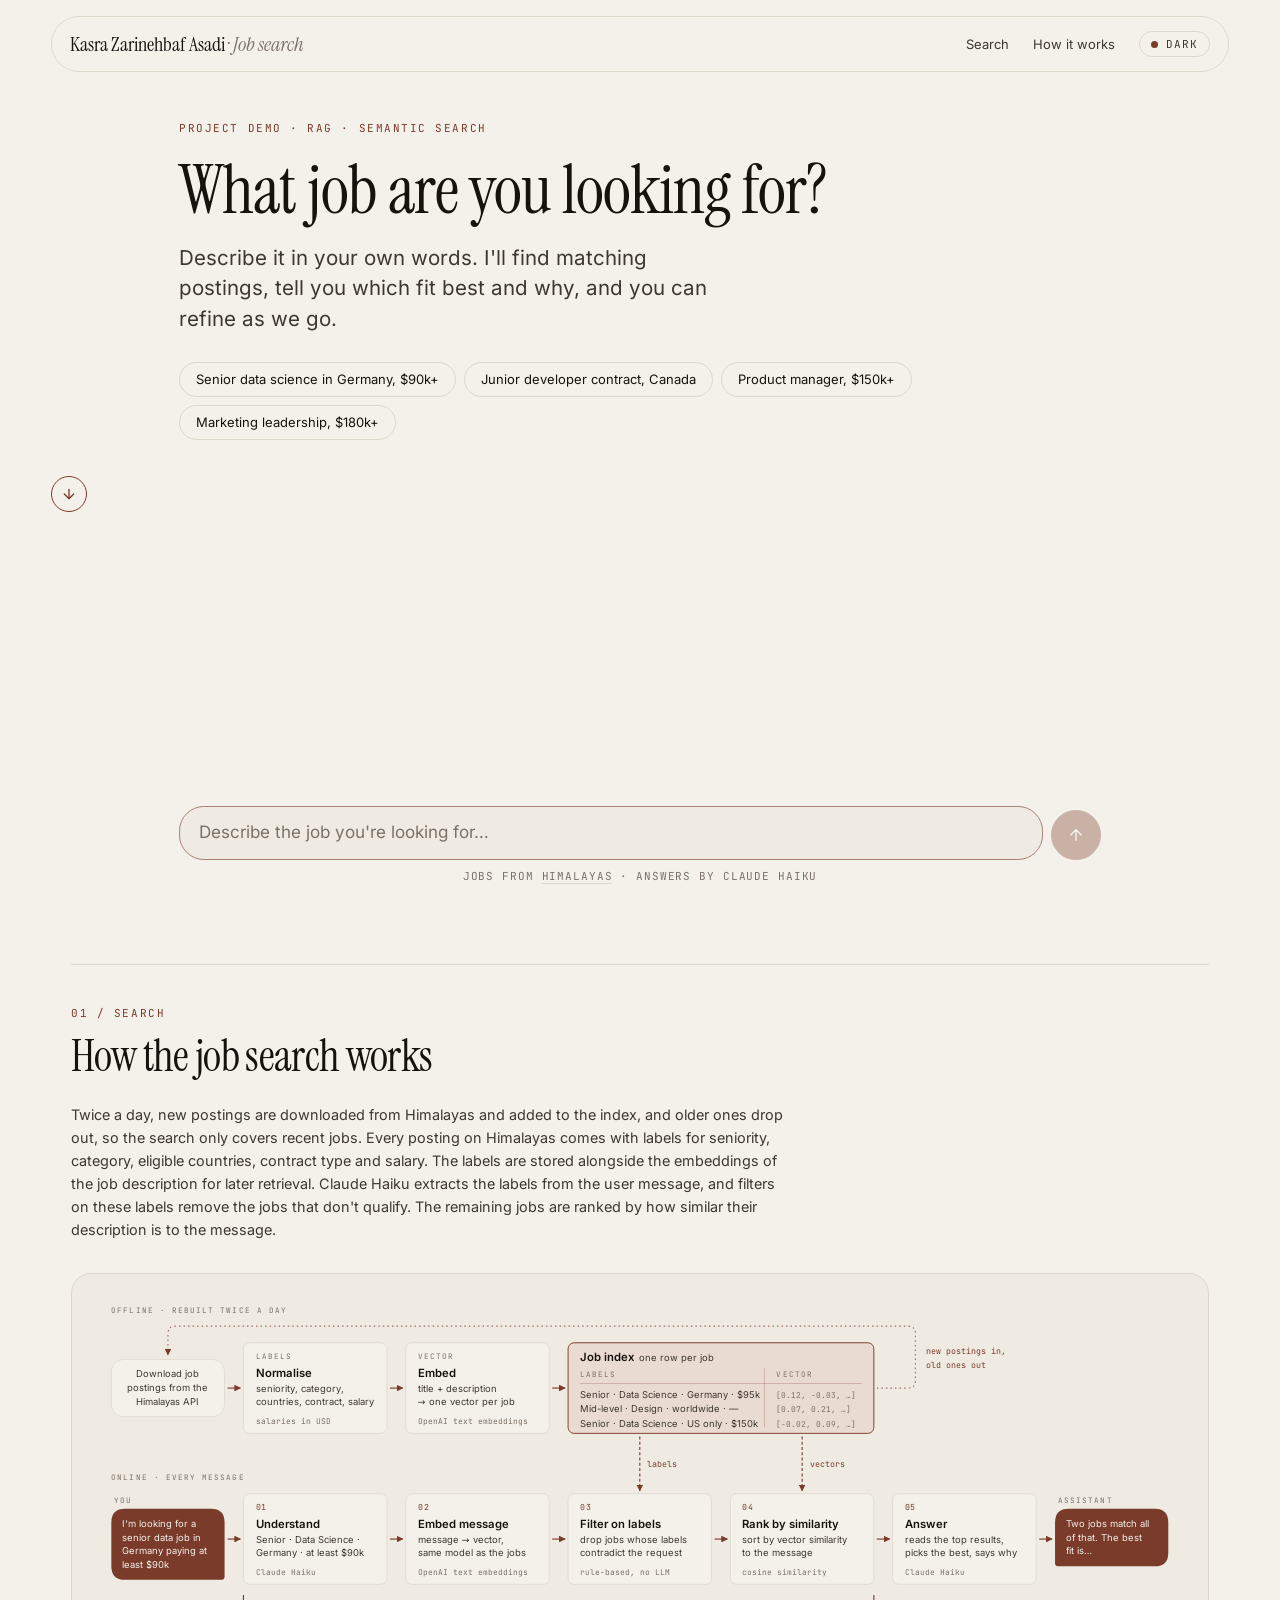
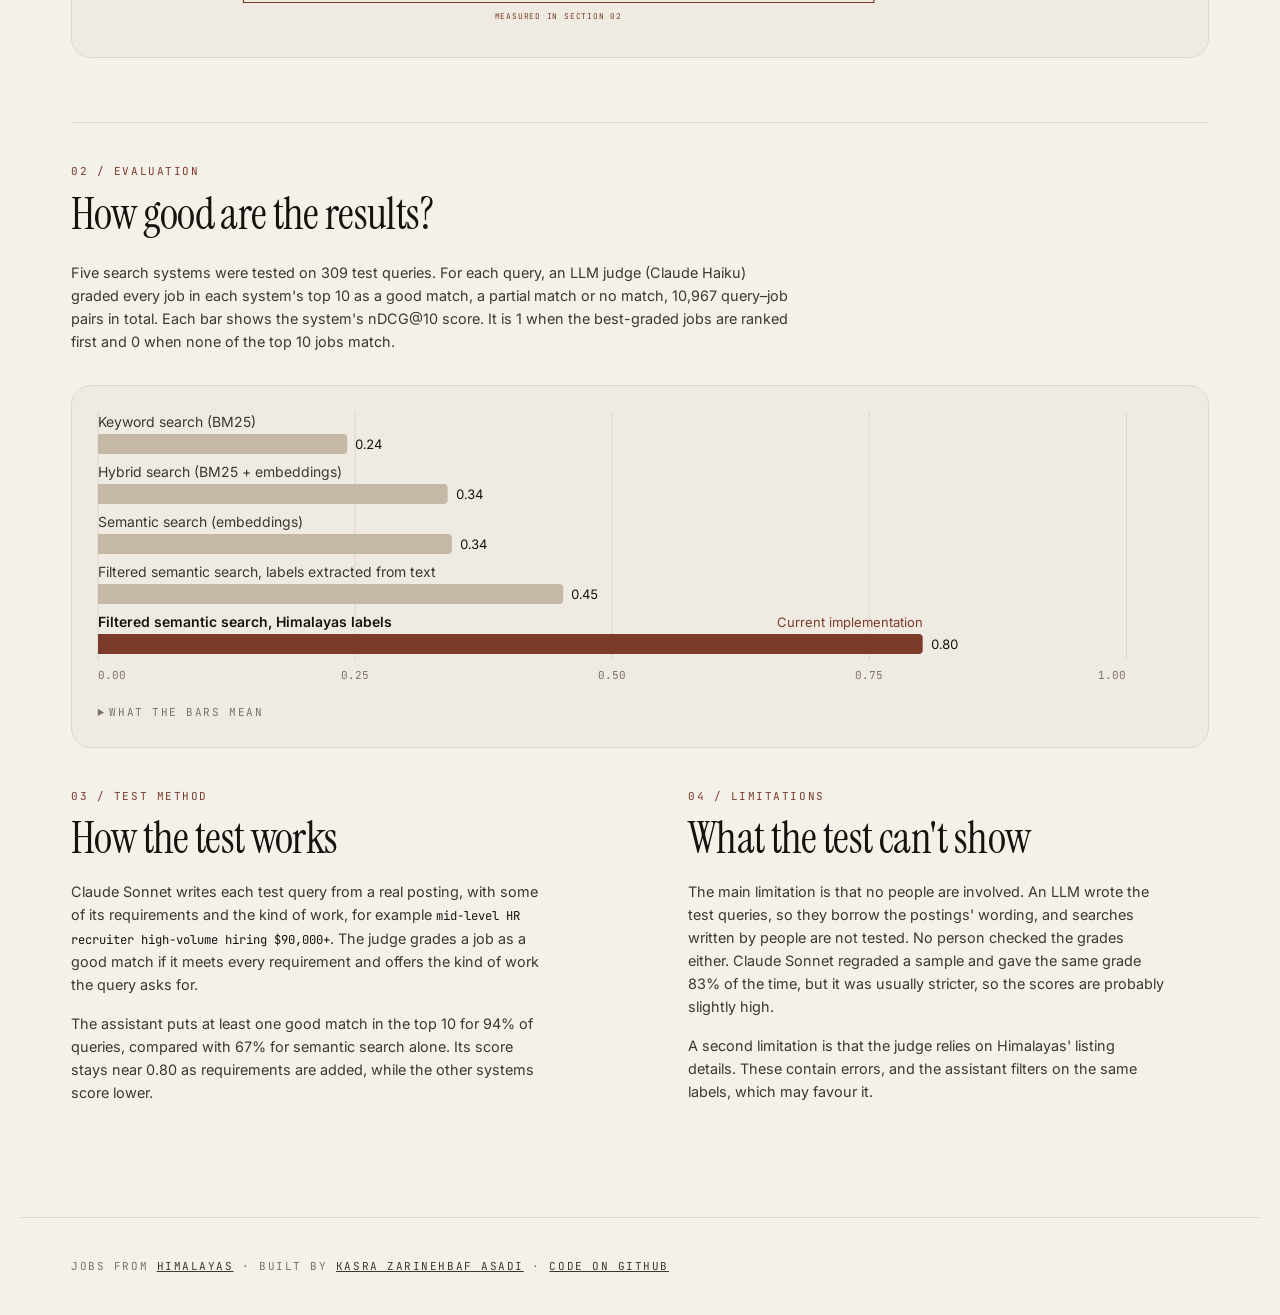
<file: web/index.html>
<!doctype html>
<html lang="en">
<head>
  <meta charset="utf-8">
  <meta name="viewport" content="width=device-width, initial-scale=1, interactive-widget=resizes-content">
  <title>Job search · Kasra Zarinehbaf Asadi</title>
  <meta name="description" content="Ask for the job you want in your own words. The assistant finds matching remote jobs, says which fit best and why, and takes follow-ups. Below the chat: how it works and how it is evaluated.">
  <meta name="robots" content="noindex, nofollow">
  <link rel="preload" href="fonts/inter-latin-wght-normal.woff2" as="font" type="font/woff2" crossorigin>
  <link rel="preload" href="fonts/instrument-serif-latin-400-normal.woff2" as="font" type="font/woff2" crossorigin>
  <link rel="stylesheet" href="site.css">
  <link rel="stylesheet" href="chat.css">
  <link rel="stylesheet" href="how.css">
  <script src="theme.js"></script>
  <script src="chat.js" defer></script>
  <script src="how.js" type="module"></script>
</head>
<body class="chat-page">
  <header class="topbar">
    <nav class="topbar__pill" aria-label="Main">
      <a class="topbar__mark" href="https://kasra.page">Kasra<span class="topbar__surname"> Zarinehbaf Asadi</span> <em>· Job search</em></a>
      <span class="topbar__links">
        <button type="button" class="link-button" id="new-chat" hidden>New chat</button>
        <a class="topbar__search" href="#chat">Search</a>
        <a href="#how">How it works</a>
        <button class="theme" type="button" data-theme-toggle aria-label="Switch colour theme">
          <span class="theme__dot" aria-hidden="true"></span>
          <span class="theme__label">dark</span>
        </button>
      </span>
    </nav>
  </header>

  <main>
    <section id="chat" class="chat" aria-label="Job search chat">
      <div id="scroller" class="scroller">
        <div class="column">
          <section id="intro" class="intro">
            <p class="label label--accent">Project demo · RAG · Semantic search</p>
            <h1>What job are you looking for?</h1>
            <p class="intro__lead">Describe it in your own words. I'll find matching postings, tell you which
              fit best and why, and you can refine as we go.</p>
            <div class="suggestions" aria-label="Examples">
              <button type="button" class="pill pill--ghost" data-q="senior data science jobs open to people in Germany, at least $90k">Senior data science in Germany, $90k+</button>
              <button type="button" class="pill pill--ghost" data-q="junior developer contract work, I'm based in Canada">Junior developer contract, Canada</button>
              <button type="button" class="pill pill--ghost" data-q="full-time product manager roles paying 150k or more">Product manager, $150k+</button>
              <button type="button" class="pill pill--ghost" data-q="director or VP of marketing, $180,000 or more">Marketing leadership, $180k+</button>
            </div>
          </section>
          <ol id="thread" class="thread" aria-live="polite"></ol>
        </div>
      </div>

      <a class="side-how" href="#how" aria-label="How it works">
        <span class="side-how__arrow" aria-hidden="true">
          <svg viewBox="0 0 24 24" width="16" height="16"><path d="M12 5v14M5 12l7 7 7-7" fill="none" stroke="currentColor" stroke-width="2" stroke-linecap="round" stroke-linejoin="round"/></svg>
        </span>
      </a>

      <div class="composer-bar">
        <form id="composer" class="composer column">
          <label for="q" class="visually-hidden">Message</label>
          <textarea id="q" rows="1" maxlength="200" autocomplete="off"
                    placeholder="Describe the job you're looking for…"></textarea>
          <button type="submit" class="send" aria-label="Send">
            <svg viewBox="0 0 24 24" width="18" height="18" aria-hidden="true"><path d="M12 19V5M5 12l7-7 7 7" fill="none" stroke="currentColor" stroke-width="2" stroke-linecap="round" stroke-linejoin="round"/></svg>
          </button>
        </form>
        <p class="composer-note label column">Jobs from <a href="https://himalayas.app">Himalayas</a> · answers by Claude Haiku</p>
      </div>
    </section>

    <div id="how" class="wrap how">
      <section class="section" aria-labelledby="arch-title">
        <div class="section-head">
          <div>
            <p class="label label--accent">01 / Search</p>
            <h2 id="arch-title">How the job search works</h2>
          </div>
        </div>
        <p class="intro-text">Twice a day, new postings are downloaded from Himalayas and added to the index, and older
          ones drop out, so the search only covers recent jobs. Every posting on Himalayas comes with labels for seniority, category, eligible
          countries, contract type and salary. The labels are stored alongside the embeddings of the job description
          for later retrieval. Claude Haiku extracts the labels from the user message, and filters on these labels
          remove the jobs that don't qualify. The remaining jobs are ranked by how similar their description is to
          the message.</p>

        <figure class="arch">
          <svg class="arch-svg" viewBox="0 -14 1430 434" aria-hidden="true" focusable="false">
            <defs>
              <marker id="arch-arrow" viewBox="0 0 10 10" refX="9" refY="5" markerWidth="6" markerHeight="6" orient="auto-start-reverse">
                <path class="arch-head" d="M0 0 L10 5 L0 10 Z"/>
              </marker>
            </defs>

            <!-- top lane: offline, rebuilt on a schedule -->
            <text class="arch-lane" x="15" y="0">OFFLINE · REBUILT TWICE A DAY</text>
            <g>
              <rect class="arch-card" x="15" y="62" width="150" height="76" rx="16"/>
              <text class="arch-detail" x="90" y="86" text-anchor="middle">Download job</text>
              <text class="arch-detail" x="90" y="104" text-anchor="middle">postings from the</text>
              <text class="arch-detail" x="90" y="122" text-anchor="middle">Himalayas API</text>
            </g>
            <g>
              <rect class="arch-card" x="190" y="40" width="190" height="120" rx="8"/>
              <text class="arch-kicker" x="206" y="62">LABELS</text>
              <text class="arch-title" x="206" y="85">Normalise</text>
              <text class="arch-detail" x="206" y="105">seniority, category,</text>
              <text class="arch-detail" x="206" y="123">countries, contract, salary</text>
              <text class="arch-tool" x="206" y="147">salaries in USD</text>
            </g>
            <g>
              <rect class="arch-card" x="405" y="40" width="190" height="120" rx="8"/>
              <text class="arch-kicker" x="421" y="62">VECTOR</text>
              <text class="arch-title" x="421" y="85">Embed</text>
              <text class="arch-detail" x="421" y="105">title + description</text>
              <text class="arch-detail" x="421" y="123">→ one vector per job</text>
              <text class="arch-tool" x="421" y="147">OpenAI text embeddings</text>
            </g>

            <!-- the index: one row per job, labels and vector side by side -->
            <g>
              <rect class="arch-store" x="620" y="40" width="405" height="120" rx="8"/>
              <text class="arch-title" x="636" y="64">Job index</text>
              <text class="arch-detail" x="714" y="64">one row per job</text>
              <text class="arch-kicker" x="636" y="86">LABELS</text>
              <text class="arch-kicker" x="896" y="86">VECTOR</text>
              <line class="arch-rule" x1="636" y1="94" x2="1009" y2="94"/>
              <line class="arch-rule" x1="880" y1="74" x2="880" y2="152"/>
              <text class="arch-detail" x="636" y="113">Senior · Data Science · Germany · $95k</text>
              <text class="arch-tool" x="896" y="113">[0.12, −0.03, …]</text>
              <text class="arch-detail" x="636" y="132">Mid-level · Design · worldwide · —</text>
              <text class="arch-tool" x="896" y="132">[0.07, 0.21, …]</text>
              <text class="arch-detail" x="636" y="151">Senior · Data Science · US only · $150k</text>
              <text class="arch-tool" x="896" y="151">[−0.02, 0.09, …]</text>
            </g>
            <line class="arch-track" x1="169" y1="100" x2="186" y2="100" marker-end="url(#arch-arrow)"/>
            <line class="arch-track" x1="384" y1="100" x2="401" y2="100" marker-end="url(#arch-arrow)"/>
            <line class="arch-track" x1="599" y1="100" x2="616" y2="100" marker-end="url(#arch-arrow)"/>

            <!-- the refresh: the index loops back to the download -->
            <path class="arch-track arch-track--loop" d="M1029 100 H1070 Q1080 100 1080 90 V28 Q1080 18 1070 18 H100 Q90 18 90 28 V56" marker-end="url(#arch-arrow)"/>
            <text class="arch-edge" x="1094" y="55">new postings in,</text>
            <text class="arch-edge" x="1094" y="73">old ones out</text>

            <!-- each column feeds the step below it -->
            <line class="arch-track arch-track--feed" x1="715" y1="164" x2="715" y2="236" marker-end="url(#arch-arrow)"/>
            <text class="arch-edge" x="725" y="204">labels</text>
            <line class="arch-track arch-track--feed" x1="930" y1="164" x2="930" y2="236" marker-end="url(#arch-arrow)"/>
            <text class="arch-edge" x="940" y="204">vectors</text>

            <!-- bottom lane: online, every message -->
            <text class="arch-lane" x="15" y="222">ONLINE · EVERY MESSAGE</text>
            <g>
              <text class="arch-kicker" x="19" y="252">YOU</text>
              <path class="arch-bubble arch-bubble--user" d="M33 260 H147 Q165 260 165 278 V350 Q165 354 161 354 H33 Q15 354 15 336 V278 Q15 260 33 260 Z"/>
              <text class="arch-bubble-text" x="29" y="284">I'm looking for a</text>
              <text class="arch-bubble-text" x="29" y="302">senior data job in</text>
              <text class="arch-bubble-text" x="29" y="320">Germany paying at</text>
              <text class="arch-bubble-text" x="29" y="338">least $90k</text>
            </g>
            <g>
              <rect class="arch-card" x="190" y="240" width="190" height="120" rx="8"/>
              <text class="arch-num" x="206" y="262">01</text>
              <text class="arch-title" x="206" y="285">Understand</text>
              <text class="arch-detail" x="206" y="305">Senior · Data Science ·</text>
              <text class="arch-detail" x="206" y="323">Germany · at least $90k</text>
              <text class="arch-tool" x="206" y="347">Claude Haiku</text>
            </g>
            <g>
              <rect class="arch-card" x="405" y="240" width="190" height="120" rx="8"/>
              <text class="arch-num" x="421" y="262">02</text>
              <text class="arch-title" x="421" y="285">Embed message</text>
              <text class="arch-detail" x="421" y="305">message → vector,</text>
              <text class="arch-detail" x="421" y="323">same model as the jobs</text>
              <text class="arch-tool" x="421" y="347">OpenAI text embeddings</text>
            </g>
            <g>
              <rect class="arch-card" x="620" y="240" width="190" height="120" rx="8"/>
              <text class="arch-num" x="636" y="262">03</text>
              <text class="arch-title" x="636" y="285">Filter on labels</text>
              <text class="arch-detail" x="636" y="305">drop jobs whose labels</text>
              <text class="arch-detail" x="636" y="323">contradict the request</text>
              <text class="arch-tool" x="636" y="347">rule-based, no LLM</text>
            </g>
            <g>
              <rect class="arch-card" x="835" y="240" width="190" height="120" rx="8"/>
              <text class="arch-num" x="851" y="262">04</text>
              <text class="arch-title" x="851" y="285">Rank by similarity</text>
              <text class="arch-detail" x="851" y="305">sort by vector similarity</text>
              <text class="arch-detail" x="851" y="323">to the message</text>
              <text class="arch-tool" x="851" y="347">cosine similarity</text>
            </g>
            <g>
              <rect class="arch-card" x="1050" y="240" width="190" height="120" rx="8"/>
              <text class="arch-num" x="1066" y="262">05</text>
              <text class="arch-title" x="1066" y="285">Answer</text>
              <text class="arch-detail" x="1066" y="305">reads the top results,</text>
              <text class="arch-detail" x="1066" y="323">picks the best, says why</text>
              <text class="arch-tool" x="1066" y="347">Claude Haiku</text>
            </g>
            <g>
              <text class="arch-kicker" x="1269" y="252">ASSISTANT</text>
              <path class="arch-bubble arch-bubble--reply" d="M1283 260 H1397 Q1415 260 1415 278 V318 Q1415 336 1397 336 H1269 Q1265 336 1265 332 V278 Q1265 260 1283 260 Z"/>
              <text class="arch-bubble-text" x="1279" y="284">Two jobs match all</text>
              <text class="arch-bubble-text" x="1279" y="302">of that. The best</text>
              <text class="arch-bubble-text" x="1279" y="320">fit is…</text>
            </g>
            <line class="arch-track" x1="169" y1="300" x2="186" y2="300" marker-end="url(#arch-arrow)"/>
            <line class="arch-track" x1="384" y1="300" x2="401" y2="300" marker-end="url(#arch-arrow)"/>
            <line class="arch-track" x1="599" y1="300" x2="616" y2="300" marker-end="url(#arch-arrow)"/>
            <line class="arch-track" x1="814" y1="300" x2="831" y2="300" marker-end="url(#arch-arrow)"/>
            <line class="arch-track" x1="1029" y1="300" x2="1046" y2="300" marker-end="url(#arch-arrow)"/>
            <line class="arch-track" x1="1244" y1="300" x2="1261" y2="300" marker-end="url(#arch-arrow)"/>

            <!-- what the evaluation covers -->
            <path class="arch-bracket" d="M190 374 V384 H1025 V374"/>
            <text class="arch-measured" x="607" y="406" text-anchor="middle">MEASURED IN SECTION 02</text>
          </svg>

          <ol class="arch-list">
            <li><span class="label label--accent">Offline</span><h3>Build the index</h3>
              <p>Twice a day, recent postings are downloaded from the Himalayas API, non-English postings are
                removed and older postings drop out. Each remaining job gets one row with two parts: its labels (seniority, category, countries,
                contract type, salary converted to US dollars) and a vector embedded from its title and
                description.</p></li>
            <li><span class="label label--accent">01 · Understand</span><h3>Convert the request into filters</h3>
              <p>Claude Haiku reads the message for seniority, job category, eligible countries, contract type and
                minimum salary. It can only pick values that exist in the labels, so it cannot ask for a category no job
                has. In a follow-up, it adjusts the earlier filters instead of starting over.</p></li>
            <li><span class="label label--accent">02 · Embed</span><h3>Embed the message</h3>
              <p>The message is turned into a vector with the same model used for the jobs, so the two can be
                compared directly.</p></li>
            <li><span class="label label--accent">03 · Filter</span><h3>Filter on labels</h3>
              <p>Each job's labels are checked against the filters, and every job that fails one is dropped.</p></li>
            <li><span class="label label--accent">04 · Rank</span><h3>Rank by similarity</h3>
              <p>The remaining jobs are ordered by how close their vector is to the message's. Jobs that meet every
                filter come first. Jobs that leave a label empty, such as a posting with no salary, might still match,
                so they follow as possible matches. The top 20 are passed on.</p></li>
            <li><span class="label label--accent">05 · Answer</span><h3>Recommend jobs</h3>
              <p>Claude Haiku reads the 20 descriptions, picks up to six and gives a reason for each. It refers to
                jobs by number only and the page fills in titles and links from the data, so it cannot invent a job or a
                link. Any amount it mentions in a reason is checked against the data.</p></li>
          </ol>
        </figure>

      </section>

      <section class="section" aria-labelledby="accuracy-title">
        <div class="section-head">
          <div>
            <p class="label label--accent">02 / Evaluation</p>
            <h2 id="accuracy-title">How good are the results?</h2>
          </div>
        </div>
        <p class="intro-text">Five search systems were tested on 309 test queries. For each query, an LLM judge
          (Claude Haiku) graded every job in each system's top 10 as a good match, a partial match or no match,
          10,967 query–job pairs in total. Each bar shows the system's nDCG@10 score. It is 1 when the
          best-graded jobs are ranked first and 0 when none of the top 10 jobs match.</p>

        <figure class="figure">
          <div id="chart-systems" class="chart"></div>
          <details class="legend">
            <summary class="label">What the bars mean</summary>
            <div class="legend__cols">
              <dl>
              <div><dt>Keyword search (BM25)</dt>
                <dd>Ranks postings by the words they share with the query, with rare words weighted higher. It
                  misses synonyms and can't compare numbers, such as "at least $140k".</dd></div>
              <div><dt>Hybrid search (BM25 + embeddings)</dt>
                <dd>Combines the BM25 and embedding rankings with reciprocal rank fusion. Here it scores the same
                  as embeddings alone.</dd></div>
              <div><dt>Semantic search (embeddings)</dt>
                <dd>Ranks postings by how similar their embedding is to the query's embedding (OpenAI
                  text-embedding-3-small). It matches related wording but can't enforce seniority, location or
                  salary.</dd></div>
              </dl>
              <dl>
              <div><dt>Filtered semantic search, labels extracted from text</dt>
                <dd>An LLM (Claude Haiku) extracts labels from the query: seniority, category, location, contract
                  type and minimum salary. The same LLM extracted these labels from each posting's text beforehand.
                  Postings whose labels contradict the query are removed, and the rest are ranked by embedding
                  similarity. Postings that don't state a label are kept and shown after the full matches.</dd></div>
              <div class="legend__demo"><dt>Filtered semantic search, Himalayas labels</dt>
                <dd>Extracts the query labels the same way, but compares them with the labels Himalayas stores for
                  each posting. This is the system behind the search box above.</dd></div>
              </dl>
            </div>
          </details>
        </figure>

        <div class="columns">
          <div>
            <p class="label label--accent">03 / Test method</p>
            <h2>How the test works</h2>
            <p>Claude Sonnet writes each test query from a real posting, with some of its requirements and the kind
              of work, for example <code>mid-level HR recruiter high-volume hiring $90,000+</code>. The judge grades
              a job as a good match if it meets every requirement and offers the kind of work the query asks
              for.</p>
            <p>The assistant puts at least one good match in the top 10 for 94% of queries, compared with 67% for
              semantic search alone. Its score stays near 0.80 as requirements are added, while the other systems
              score lower.</p>
          </div>
          <div>
            <p class="label label--accent">04 / Limitations</p>
            <h2>What the test can't show</h2>
            <p>The main limitation is that no people are involved. An LLM wrote the test queries, so they borrow
              the postings' wording, and searches written by people are not tested. No person checked the grades
              either. Claude Sonnet regraded a sample and gave the same grade 83% of the time, but it was usually
              stricter, so the scores are probably slightly high.</p>
            <p>A second limitation is that the judge relies on Himalayas' listing details. These contain errors,
              and the assistant filters on the same labels, which may favour it.</p>
          </div>
        </div>
      </section>

    </div>
  </main>

  <footer class="foot wrap">
    <p class="label">Jobs from <a href="https://himalayas.app">Himalayas</a> · built by
      <a href="https://kasra.page">Kasra Zarinehbaf Asadi</a> ·
      <a href="https://github.com/Kasra-Z-A/job-search">Code on GitHub</a></p>
  </footer>
  <div id="tooltip" class="tooltip" role="tooltip" hidden></div>
</body>
</html>
</file>
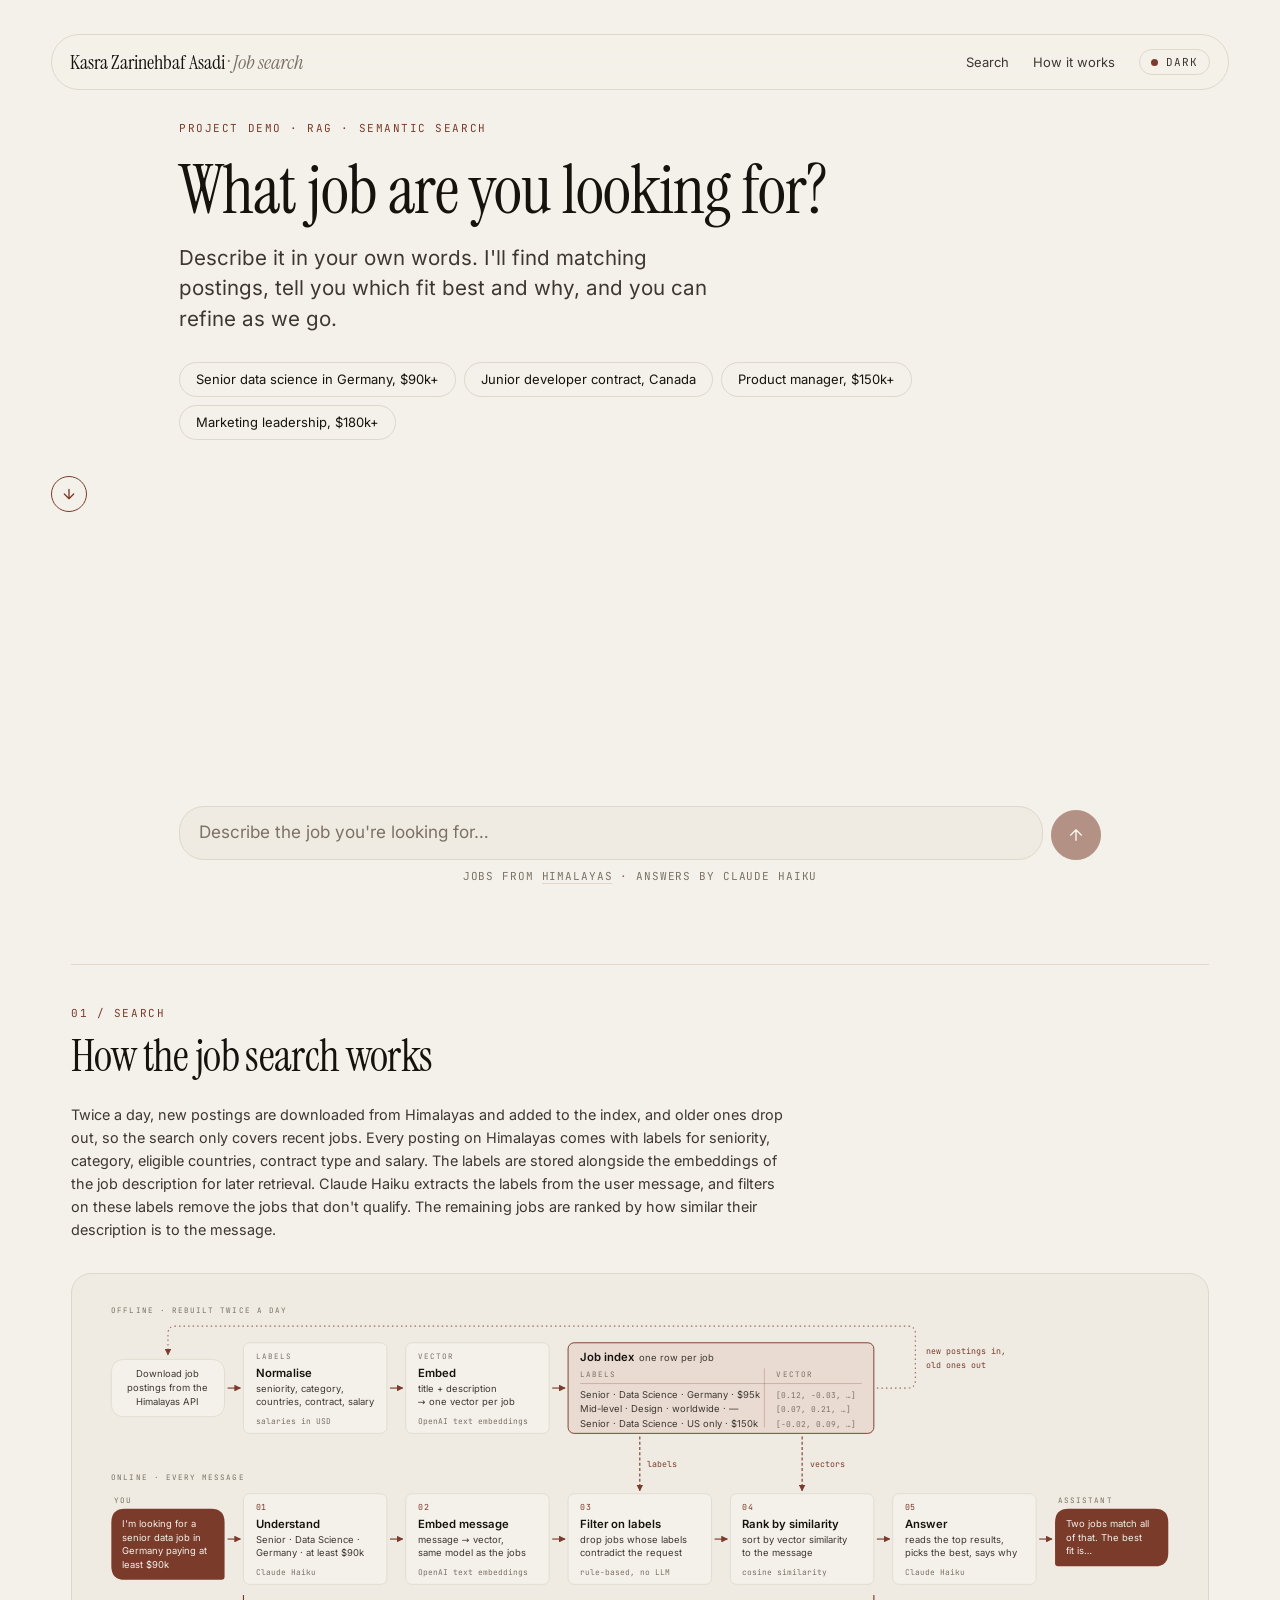
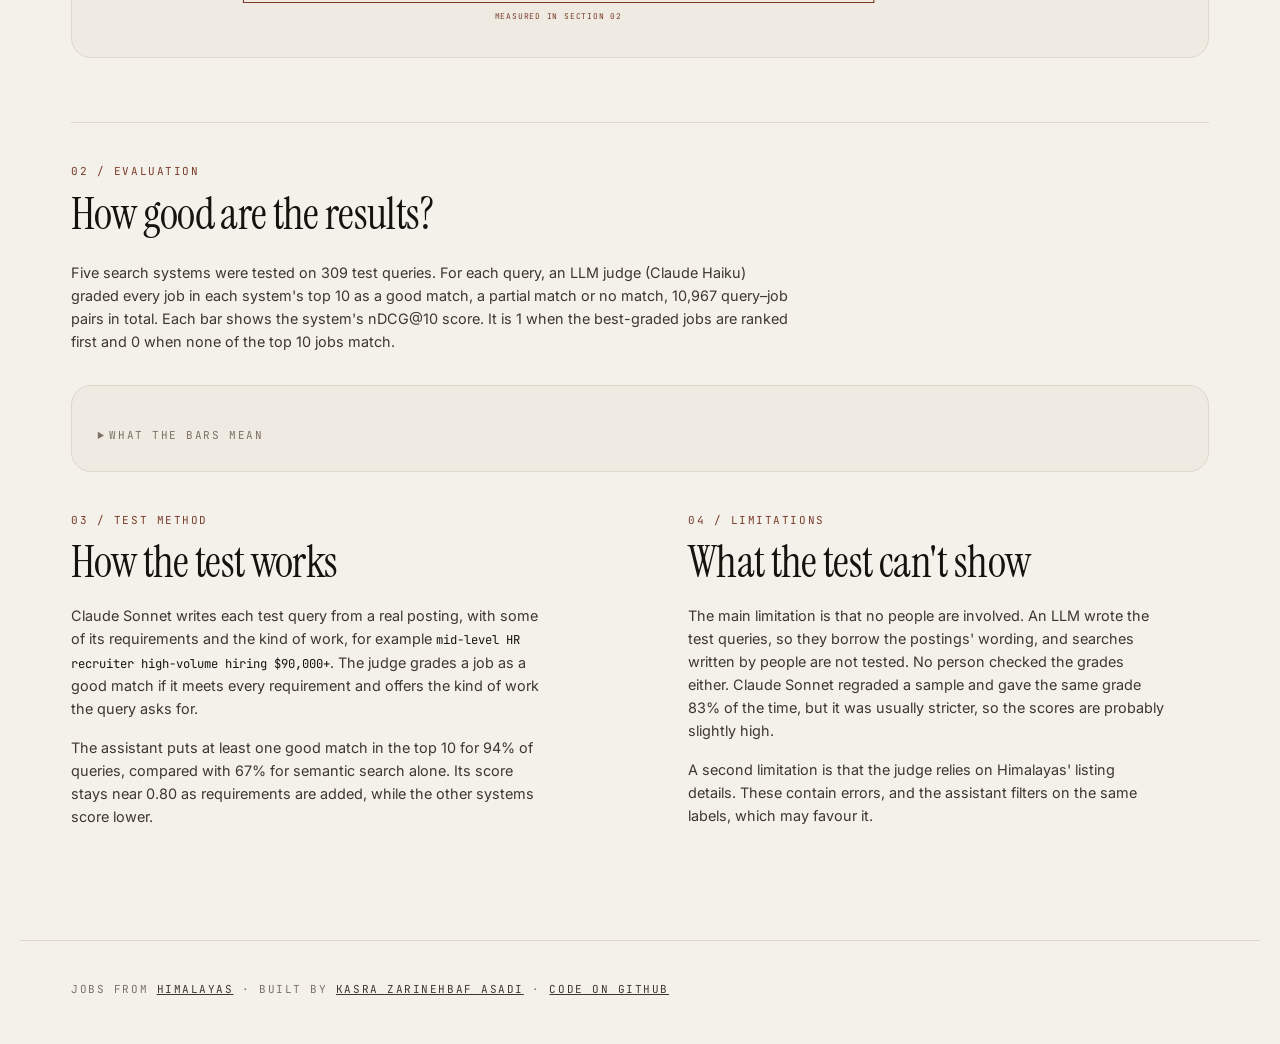
<file: web/how.html>
<!doctype html>
<html lang="en">
<head>
  <meta charset="utf-8">
  <title>How the job search works · Kasra Zarinehbaf Asadi</title>
  <meta name="robots" content="noindex, nofollow">
  <meta http-equiv="refresh" content="0; url=./#how">
  <link rel="canonical" href="./#how">
</head>
<body>
  <p>How it works is now part of the <a href="./#how">job search page</a>.</p>
</body>
</html>
</file>
<file: web/site.css>
/* Shared with kasra.page: the same tokens, type and top bar as the website
   (github.com/Kasra-Z-A/website, src/styles/global.css and Base.astro), so the
   demo reads as part of the site. Keep the two in step. */

@font-face {
	font-family: "Inter Variable";
	font-style: normal;
	font-display: swap;
	font-weight: 100 900;
	src: url("fonts/inter-latin-wght-normal.woff2") format("woff2-variations");
}

@font-face {
	font-family: "JetBrains Mono Variable";
	font-style: normal;
	font-display: swap;
	font-weight: 100 800;
	src: url("fonts/jetbrains-mono-latin-wght-normal.woff2") format("woff2-variations");
}

@font-face {
	font-family: "Instrument Serif";
	font-style: normal;
	font-display: swap;
	font-weight: 400;
	src: url("fonts/instrument-serif-latin-400-normal.woff2") format("woff2");
}

@font-face {
	font-family: "Instrument Serif";
	font-style: italic;
	font-display: swap;
	font-weight: 400;
	src: url("fonts/instrument-serif-latin-400-italic.woff2") format("woff2");
}

:root {
	--paper: #f4f1ea;
	--paper-raised: #efebe2;
	--ink: #16130f;
	--ink-soft: #3d3730;
	--muted: #7b7166;
	--line: #ded7ca;
	--rust: #7a3b2b;
	--rust-deep: #5b2a1e;
	--rust-tint: #e9dbd2;
	--good: #3f6b2a;

	--measure: 62ch;
	--page: 1240px;
	--gutter: clamp(1.25rem, 4vw, 3.5rem);

	--step-label: 0.6875rem;
	--step-small: 0.8125rem;
	--step-body: 1.0625rem;
	--step-lead: clamp(1.125rem, 1.6vw, 1.375rem);
	--step-h2: clamp(1.75rem, 3.4vw, 2.75rem);
	--step-h1: clamp(2.5rem, 6vw, 4.25rem);
	--step-metric: clamp(2rem, 4.5vw, 3.25rem);

	--ease: cubic-bezier(0.4, 0, 0.2, 1);
	color-scheme: light;
}

:root[data-theme="dark"] {
	--paper: #121419;
	--paper-raised: #191c23;
	--ink: #eceae6;
	--ink-soft: #c6c1b9;
	--muted: #8d8881;
	--line: #2a2e37;
	--rust: #cd8264;
	--rust-deep: #8d4c35;
	--rust-tint: #2b2019;
	--good: #8fbf73;
	color-scheme: dark;
}

*,
*::before,
*::after {
	box-sizing: border-box;
}

[hidden] {
	display: none !important;
}

html {
	-webkit-text-size-adjust: 100%;
}

body {
	margin: 0;
	background: var(--paper);
	color: var(--ink);
	font-family: "Inter Variable", system-ui, sans-serif;
	font-size: var(--step-body);
	line-height: 1.6;
	font-synthesis-weight: none;
	text-rendering: optimizeLegibility;
}

h1,
h2,
h3,
h4 {
	font-family: "Instrument Serif", Georgia, serif;
	font-weight: 400;
	line-height: 1.02;
	letter-spacing: -0.015em;
	margin: 0;
}

p {
	margin: 0;
}

a {
	color: inherit;
}

::selection {
	background: var(--rust);
	color: var(--paper);
}

:focus-visible {
	outline: 2px solid var(--rust);
	outline-offset: 3px;
	border-radius: 2px;
}

.label {
	font-family: "JetBrains Mono Variable", ui-monospace, monospace;
	font-size: var(--step-label);
	letter-spacing: 0.14em;
	text-transform: uppercase;
	color: var(--muted);
}

/* Labels that mark a place (a project's number, a section's number) take the
   accent; plain metadata stays muted. */
.label--accent {
	color: var(--rust);
}

.pill {
	display: inline-flex;
	align-items: center;
	gap: 0.5rem;
	padding: 0.5rem 1rem;
	border-radius: 999px;
	border: 1px solid var(--line);
	background: transparent;
	color: var(--ink);
	font: inherit;
	font-size: var(--step-small);
	line-height: 1.3;
	text-decoration: none;
	cursor: pointer;
	transition: background 0.25s var(--ease), color 0.25s var(--ease), border-color 0.25s var(--ease);
}

.pill--solid {
	background: var(--ink);
	border-color: var(--ink);
	color: var(--paper);
}

.pill--solid:hover {
	background: var(--rust);
	border-color: var(--rust);
}

/* The main action on a card or form: rust at rest, ink on hover. */
.pill--accent {
	background: var(--rust);
	border-color: var(--rust);
	color: var(--paper);
}

.pill--accent:hover {
	background: var(--ink);
	border-color: var(--ink);
}

.pill--ghost:hover {
	border-color: var(--ink);
	background: var(--paper-raised);
}

.tag {
	display: inline-flex;
	align-items: center;
	gap: 0.3rem;
	font-family: "JetBrains Mono Variable", ui-monospace, monospace;
	font-size: var(--step-label);
	letter-spacing: 0.06em;
	padding: 0.3rem 0.6rem;
	border-radius: 999px;
	background: var(--paper-raised);
	color: var(--ink-soft);
	border: 1px solid var(--line);
	line-height: 1.2;
}

/* --- top bar, as on kasra.page ------------------------------------------ */

.topbar {
	position: sticky;
	top: 0;
	z-index: 10;
	padding: 1rem var(--gutter);
	pointer-events: none;
}

.topbar__pill {
	pointer-events: auto;
	max-width: var(--page);
	margin-inline: auto;
	display: flex;
	align-items: center;
	justify-content: space-between;
	gap: 1rem;
	padding: 0.7rem 1.1rem;
	border-radius: 999px;
	border: 1px solid var(--line);
	background: color-mix(in srgb, var(--paper) 82%, transparent);
	backdrop-filter: blur(12px);
}

.topbar__mark {
	font-family: "Instrument Serif", Georgia, serif;
	font-size: 1.25rem;
	text-decoration: none;
	white-space: nowrap;
}

.topbar__mark em {
	color: var(--muted);
}

.topbar__links {
	display: flex;
	align-items: center;
	gap: 1.5rem;
	font-size: var(--step-small);
	white-space: nowrap;
}

.topbar__links a,
.topbar__links .link-button {
	text-decoration: none;
	color: var(--ink-soft);
	background: none;
	border: 0;
	padding: 0;
	font: inherit;
	cursor: pointer;
	transition: color 0.25s var(--ease);
}

.topbar__links a:hover,
.topbar__links .link-button:hover,
.topbar__links a[aria-current="page"] {
	color: var(--rust);
}

.theme {
	display: inline-flex;
	align-items: center;
	gap: 0.45rem;
	padding: 0.3rem 0.7rem;
	border: 1px solid var(--line);
	border-radius: 999px;
	background: transparent;
	color: var(--ink-soft);
	font-family: "JetBrains Mono Variable", ui-monospace, monospace;
	font-size: var(--step-label);
	letter-spacing: 0.1em;
	text-transform: uppercase;
	cursor: pointer;
	transition: border-color 0.25s var(--ease), color 0.25s var(--ease);
}

.theme:hover {
	border-color: var(--rust);
	color: var(--ink);
}

.theme__dot {
	width: 7px;
	height: 7px;
	border-radius: 50%;
	background: var(--rust);
}

@media (max-width: 640px) {
	.topbar__pill {
		gap: 0.6rem;
		padding: 0.55rem 0.85rem;
	}

	.topbar__mark {
		font-size: 1.05rem;
	}

	.topbar__links {
		gap: 0.9rem;
		font-size: 0.75rem;
	}

	.theme {
		padding: 0.25rem 0.55rem;
		letter-spacing: 0.06em;
	}

	.topbar__mark em {
		display: none;
	}
}

/* Phones: the first name and the in-page links only, so the bar stays on one
   line even with "New chat" showing. Search is the top of the page anyway. */
@media (max-width: 480px) {
	.topbar__surname,
	.topbar__search {
		display: none;
	}
}

.visually-hidden {
	position: absolute;
	width: 1px;
	height: 1px;
	overflow: hidden;
	clip: rect(0 0 0 0);
	white-space: nowrap;
}
</file>
<file: web/chat.css>
/* The chat fills the first screen below the top bar: a scrolling thread with
   the composer pinned under it. How it works follows below, one screen down.
   --topbar-h is measured by chat.js; the fallback is the bar's usual height. */

html {
	scroll-behavior: smooth;
}

.chat {
	position: relative;
	height: calc(100dvh - var(--topbar-h, 5.2rem));
	display: flex;
	flex-direction: column;
}

#chat,
#how {
	scroll-margin-top: var(--topbar-h, 5.2rem);
}

.scroller {
	flex: 1;
	min-height: 0;
	overflow-y: auto;
	scroll-behavior: smooth;
}

.column {
	width: 100%;
	max-width: 64rem;
	margin-inline: auto;
	padding-inline: var(--gutter);
}

/* --- empty state --------------------------------------------------------- */

.intro {
	min-height: calc(100% - 2rem);
	display: flex;
	flex-direction: column;
	justify-content: center;
	gap: 1.1rem;
	padding-block: 2rem 3rem;
}

.scroller > .column {
	min-height: 100%;
	display: flex;
	flex-direction: column;
}

.intro h1 {
	font-size: var(--step-h1);
}

.intro__lead {
	max-width: 34rem;
	color: var(--ink-soft);
	font-size: var(--step-lead);
	line-height: 1.5;
}

.suggestions {
	display: flex;
	flex-wrap: wrap;
	gap: 0.5rem;
	margin-top: 0.6rem;
}

.suggestions .pill--ghost:hover {
	border-color: var(--rust);
}

/* --- thread -------------------------------------------------------------- */

.thread {
	list-style: none;
	margin: 0;
	padding: 1rem 0 2rem;
	display: flex;
	flex-direction: column;
	gap: 1.75rem;
}

.thread:empty {
	display: none;
}

.msg-user {
	align-self: flex-end;
	max-width: min(85%, 40rem);
	padding: 0.65rem 1.05rem;
	border-radius: 1.25rem 1.25rem 0.35rem 1.25rem;
	background: var(--rust);
	color: var(--paper);
	line-height: 1.45;
	overflow-wrap: anywhere;
}

.msg-bot {
	display: flex;
	flex-direction: column;
	gap: 0.85rem;
}

.msg-bot__who {
	display: flex;
	align-items: center;
	gap: 0.5rem;
}

.dot {
	width: 7px;
	height: 7px;
	border-radius: 50%;
	background: var(--rust);
	flex: none;
}

.msg-bot--working .dot {
	animation: pulse 1.1s var(--ease) infinite;
}

@keyframes pulse {
	0%, 100% { opacity: 1; transform: scale(1); }
	50% { opacity: 0.35; transform: scale(0.75); }
}

@media (prefers-reduced-motion: reduce) {
	.msg-bot--working .dot { animation: none; }
	.scroller { scroll-behavior: auto; }
}

.msg-bot__text {
	max-width: 72ch;
	color: var(--ink);
	line-height: 1.6;
}

.msg-bot__error {
	color: var(--rust);
}

.understood {
	display: flex;
	flex-wrap: wrap;
	align-items: center;
	gap: 0.4rem;
}

.understood .label {
	margin-right: 0.25rem;
}

/* --- jobs inside a reply -------------------------------------------------- */

.jobs {
	list-style: none;
	margin: 0;
	padding: 0;
	border-top: 1px solid var(--line);
}

.jobitem {
	display: grid;
	grid-template-columns: 2.1rem 1fr;
	gap: 0 0.5rem;
	padding: 0.95rem 0;
	border-bottom: 1px solid var(--line);
}

.jobitem__n {
	padding-top: 0.2rem;
}

.jobitem__title {
	font-family: "Inter Variable", system-ui, sans-serif;
	font-size: 1rem;
	font-weight: 600;
	line-height: 1.35;
	letter-spacing: 0;
}

.jobitem__title a {
	text-decoration: none;
	transition: color 0.25s var(--ease);
}

.jobitem__title a:hover {
	color: var(--rust);
}

.jobitem__title a::after {
	content: " ↗";
	color: var(--muted);
	font-weight: 400;
}

.jobitem__meta {
	margin-top: 0.15rem;
	font-size: var(--step-small);
	color: var(--muted);
}

.jobitem__reason {
	max-width: 80ch;
	margin-top: 0.4rem;
	font-size: 0.95rem;
	color: var(--ink-soft);
	line-height: 1.5;
}

.jobitem__checks {
	display: flex;
	flex-wrap: wrap;
	gap: 0.35rem;
	margin-top: 0.55rem;
}

.check--yes::before {
	content: "✓";
	color: var(--good);
	font-weight: 700;
}

.check--unknown {
	border-style: dashed;
	color: var(--muted);
}

.check--unknown::before {
	content: "?";
	font-weight: 700;
}

.more-toggle {
	align-self: flex-start;
	padding: 0;
	border: 0;
	background: none;
	cursor: pointer;
	color: var(--ink-soft);
	border-bottom: 1px solid var(--line);
	transition: border-color 0.25s var(--ease), color 0.25s var(--ease);
}

.more-toggle:hover {
	color: var(--ink);
	border-color: var(--rust);
}

.jobs--more .jobitem {
	padding: 0.7rem 0;
}

.msg-bot__foot {
	margin-top: -0.2rem;
}

/* --- composer ------------------------------------------------------------ */

.composer-bar {
	flex: none;
	padding: 0.5rem 0 max(0.9rem, env(safe-area-inset-bottom));
	background: linear-gradient(to bottom, transparent, var(--paper) 1.2rem);
}

.composer {
	display: flex;
	align-items: flex-end;
	gap: 0.5rem;
}

.composer textarea {
	flex: 1;
	min-height: 3.1rem;
	max-height: 9rem;
	resize: none;
	padding: 0.85rem 1.2rem;
	border: 1px solid var(--line);
	border-radius: 1.55rem;
	background: var(--paper-raised);
	color: var(--ink);
	font: inherit;
	line-height: 1.45;
	caret-color: var(--rust);
	transition: border-color 0.25s var(--ease);
}

.composer textarea::placeholder {
	color: var(--muted);
}

.composer textarea:focus {
	outline: none;
	border-color: color-mix(in srgb, var(--rust) 55%, var(--line));
}

.composer .send {
	flex: none;
	width: 3.1rem;
	height: 3.1rem;
	display: grid;
	place-items: center;
	border-radius: 50%;
	border: 1px solid var(--rust);
	background: var(--rust);
	color: var(--paper);
	cursor: pointer;
	transition: background 0.25s var(--ease), border-color 0.25s var(--ease), opacity 0.25s var(--ease);
}

.composer .send:hover:not(:disabled) {
	background: var(--ink);
	border-color: var(--ink);
}

.composer .send:disabled {
	opacity: 0.35;
	cursor: default;
}

.composer-note {
	margin-top: 0.55rem;
	text-align: center;
	letter-spacing: 0.08em;
}

.composer-note a {
	text-decoration: none;
	border-bottom: 1px solid var(--line);
}

/* --- side link to how it works ------------------------------------------- */

/* A round arrow at the left edge, halfway down the chat: the same jump as the
   "How it works" link in the top bar. Only where the margin beside the chat
   column leaves room for it; the top bar link covers narrow screens. */
.side-how {
	position: absolute;
	top: 50%;
	left: var(--gutter);
	transform: translateY(-50%);
	display: none;
}

.side-how__arrow {
	width: 2.25rem;
	height: 2.25rem;
	display: grid;
	place-items: center;
	border-radius: 50%;
	border: 1px solid var(--rust);
	color: var(--rust);
	transition: background 0.25s var(--ease), color 0.25s var(--ease), transform 0.25s var(--ease);
}

.side-how:hover .side-how__arrow {
	background: var(--rust);
	color: var(--paper);
	transform: translateY(3px);
}

@media (min-width: 1180px) {
	.side-how {
		display: block;
	}
}
</file>
<file: web/how.css>
/* "How it works", below the chat: the website's page rhythm, the diagram and the charts. */

:root {
	--bar-other: #c4b8a6;
}

:root[data-theme="dark"] {
	--bar-other: #3b404b;
}

/* Page width and text rhythm follow the power forecast dashboard: wide
   sections split by a rule, a numbered label over each heading, short
   paragraphs in narrow columns. */
.wrap {
	width: 100%;
	max-width: var(--page);
	margin-inline: auto;
	padding-inline: var(--gutter);
}

.section {
	margin-top: 4rem;
	padding-top: 2.5rem;
	border-top: 1px solid var(--line);
}

.how h2 {
	font-size: var(--step-h2);
	margin: 0.7rem 0 1.2rem;
}

.section-head {
	display: flex;
	align-items: end;
	justify-content: space-between;
	gap: 1.5rem;
	margin-bottom: 1.5rem;
}

.section-head h2 {
	margin-bottom: 0;
}

.intro-text {
	max-width: 80ch;
	font-size: 0.9rem;
	color: var(--ink-soft);
}

.columns {
	display: grid;
	grid-template-columns: 1fr 1fr;
	gap: 6rem;
}

.section > .columns {
	margin-top: 2.5rem;
}

.columns h3 {
	font-size: 1.6rem;
	margin-bottom: 0.4rem;
}

.columns p:not(.label) {
	max-width: 53ch;
	margin-top: 1rem;
	font-size: 0.9rem;
	color: var(--ink-soft);
}

.note {
	border-left: 2px solid var(--rust);
	padding-left: 1rem;
}

.how code {
	font-family: "JetBrains Mono Variable", ui-monospace, monospace;
	font-size: 0.85em;
	color: var(--ink);
}

@media (max-width: 860px) {
	.section-head {
		flex-direction: column;
		align-items: start;
	}

	.columns {
		grid-template-columns: 1fr;
		gap: 3rem;
	}

}

/* --- architecture diagram ------------------------------------------------
   Drawn from the site's tokens, so it follows the theme toggle. The drawing
   is aria-hidden; the list is what screen readers get. */

.arch {
	margin: 2rem 0 0;
	padding: clamp(1.1rem, 2.5vw, 1.75rem);
	border: 1px solid var(--line);
	border-radius: 1.25rem;
	background: var(--paper-raised);
}

.arch-svg {
	display: block;
	width: 100%;
	max-width: 1430px;
	margin: 0 auto;
	height: auto;
}

.arch-card {
	fill: var(--paper);
	stroke: var(--line);
	stroke-width: 1;
}

.arch-store {
	fill: var(--rust-tint);
	stroke: var(--rust);
	stroke-width: 1.25;
}

.arch-rule {
	stroke: var(--rust);
	stroke-opacity: 0.35;
	stroke-width: 1;
}

.arch-num {
	fill: var(--rust);
	font-family: "JetBrains Mono Variable", ui-monospace, monospace;
	font-size: 11px;
	letter-spacing: 0.08em;
}

.arch-kicker,
.arch-lane {
	fill: var(--muted);
	font-family: "JetBrains Mono Variable", ui-monospace, monospace;
	font-size: 10px;
	letter-spacing: 0.14em;
}

.arch-title {
	fill: var(--ink);
	font-family: "Inter Variable", system-ui, sans-serif;
	font-size: 15px;
	font-weight: 600;
}

.arch-detail {
	fill: var(--ink-soft);
	font-family: "Inter Variable", system-ui, sans-serif;
	font-size: 12.5px;
}

.arch-tool {
	fill: var(--muted);
	font-family: "JetBrains Mono Variable", ui-monospace, monospace;
	font-size: 10.5px;
}

.arch-track {
	fill: none;
	stroke: var(--rust);
	stroke-width: 1.5;
}

.arch-track--feed {
	stroke-dasharray: 4 3;
}

/* The refresh loop: finer dashes than the feeds, so it reads as a repeat,
   not as data moving between steps. */
.arch-track--loop {
	stroke-dasharray: 2 4;
	stroke-opacity: 0.7;
}

.arch-head {
	fill: var(--rust);
}

.arch-edge {
	fill: var(--rust);
	font-family: "JetBrains Mono Variable", ui-monospace, monospace;
	font-size: 11px;
}

/* Both bubbles match the user's bubble in the chat. */
.arch-bubble--user,
.arch-bubble--reply {
	fill: var(--rust);
}

.arch-bubble-text {
	fill: var(--paper);
	font-family: "Inter Variable", system-ui, sans-serif;
	font-size: 12.5px;
}

.arch-bracket {
	fill: none;
	stroke: var(--rust);
	stroke-width: 1.5;
}

.arch-measured {
	font-family: "JetBrains Mono Variable", ui-monospace, monospace;
	font-size: 10.5px;
	letter-spacing: 0.1em;
	fill: var(--rust);
}

.arch figcaption {
	margin-top: 1.25rem;
	max-width: 78ch;
	color: var(--ink-soft);
	font-size: var(--step-small);
}

.arch-list {
	position: absolute;
	width: 1px;
	height: 1px;
	overflow: hidden;
	clip-path: inset(50%);
	white-space: nowrap;
	list-style: none;
	margin: 0;
	padding: 0;
}

/* On phones the drawing is scaled down whole rather than rebuilt, so it
   keeps its shape; the panel padding shrinks to give it the full width. */
@media (max-width: 760px) {
	.arch {
		padding: 0.6rem;
		border-radius: 0.75rem;
	}
}

/* --- figures ------------------------------------------------------------- */

.figure {
	margin: 2rem 0 0;
	padding: clamp(1.1rem, 2.5vw, 1.6rem);
	border: 1px solid var(--line);
	border-radius: 1.25rem;
	background: var(--paper-raised);
}

.figure figcaption {
	display: flex;
	flex-direction: column;
	gap: 0.3rem;
	margin-bottom: 1.25rem;
}

.chart svg {
	display: block;
	width: 100%;
	height: auto;
	overflow: visible;
}

.chart text {
	font-family: "Inter Variable", system-ui, sans-serif;
}

.chart .cat {
	fill: var(--ink-soft);
	font-size: 14px;
}

.chart .cat--demo {
	fill: var(--ink);
	font-weight: 600;
}

.chart .value {
	fill: var(--ink);
	font-size: 13px;
	font-variant-numeric: tabular-nums;
}

.chart .ours {
	fill: var(--rust);
	font-size: 13px;
}

@media (max-width: 640px) {
	.figure {
		padding: 0.9rem;
	}

	.chart .cat {
		font-size: 12px;
	}
}

.chart .tick {
	fill: var(--muted);
	font-family: "JetBrains Mono Variable", ui-monospace, monospace;
	font-size: 11px;
	font-variant-numeric: tabular-nums;
}

.chart .grid {
	stroke: var(--line);
	stroke-width: 1;
}

.bar {
	fill: var(--bar-other);
	transition: opacity 0.2s var(--ease);
}

.bar--demo {
	fill: var(--rust);
}

.bar:hover,
.bar:focus {
	opacity: 0.8;
	outline: none;
}

.legend {
	margin-top: 1rem;
}

.legend summary {
	cursor: pointer;
	width: fit-content;
}

.legend__cols {
	display: grid;
	grid-template-columns: 1fr 1fr;
	gap: 1.25rem 4rem;
	margin-top: 1rem;
}

.legend dl {
	display: grid;
	align-content: start;
	gap: 1.25rem;
	margin: 0;
}

.legend dt {
	font-weight: 600;
	font-size: 0.95rem;
}

.legend dd {
	margin: 0.3rem 0 0;
	max-width: 53ch;
	font-size: 0.9rem;
	color: var(--ink-soft);
}

@media (max-width: 760px) {
	.legend__cols {
		grid-template-columns: 1fr;
	}
}

.foot {
	margin-top: clamp(4rem, 10vw, 7rem);
	padding-block: 2.5rem;
	border-top: 1px solid var(--line);
}

.foot a {
	color: var(--ink-soft);
}

.tooltip {
	position: fixed;
	z-index: 20;
	pointer-events: none;
	padding: 0.45rem 0.7rem;
	border-radius: 0.6rem;
	border: 1px solid var(--line);
	background: var(--paper);
	box-shadow: 0 6px 20px rgba(0, 0, 0, 0.12);
	font-size: var(--step-small);
	color: var(--ink-soft);
}

.tooltip strong {
	display: block;
	color: var(--ink);
	font-size: 1rem;
	font-variant-numeric: tabular-nums;
}
</file>
